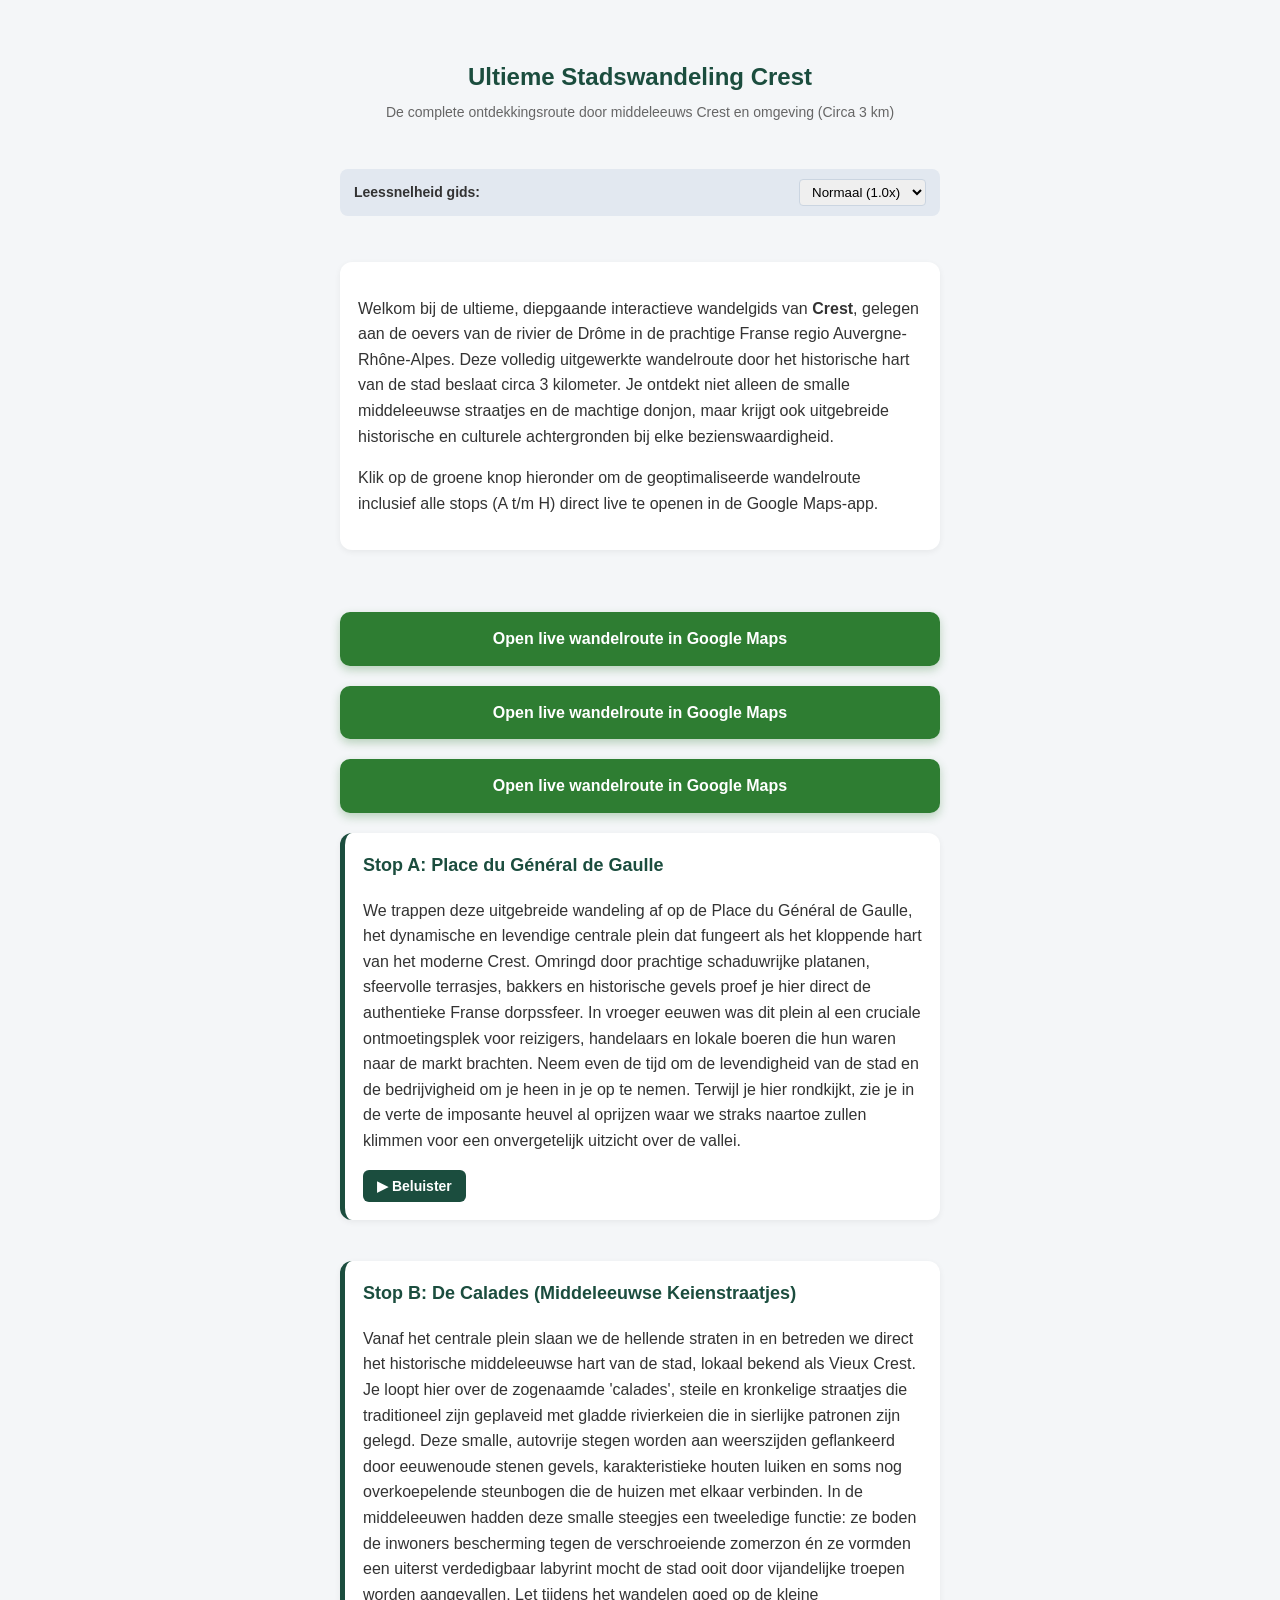
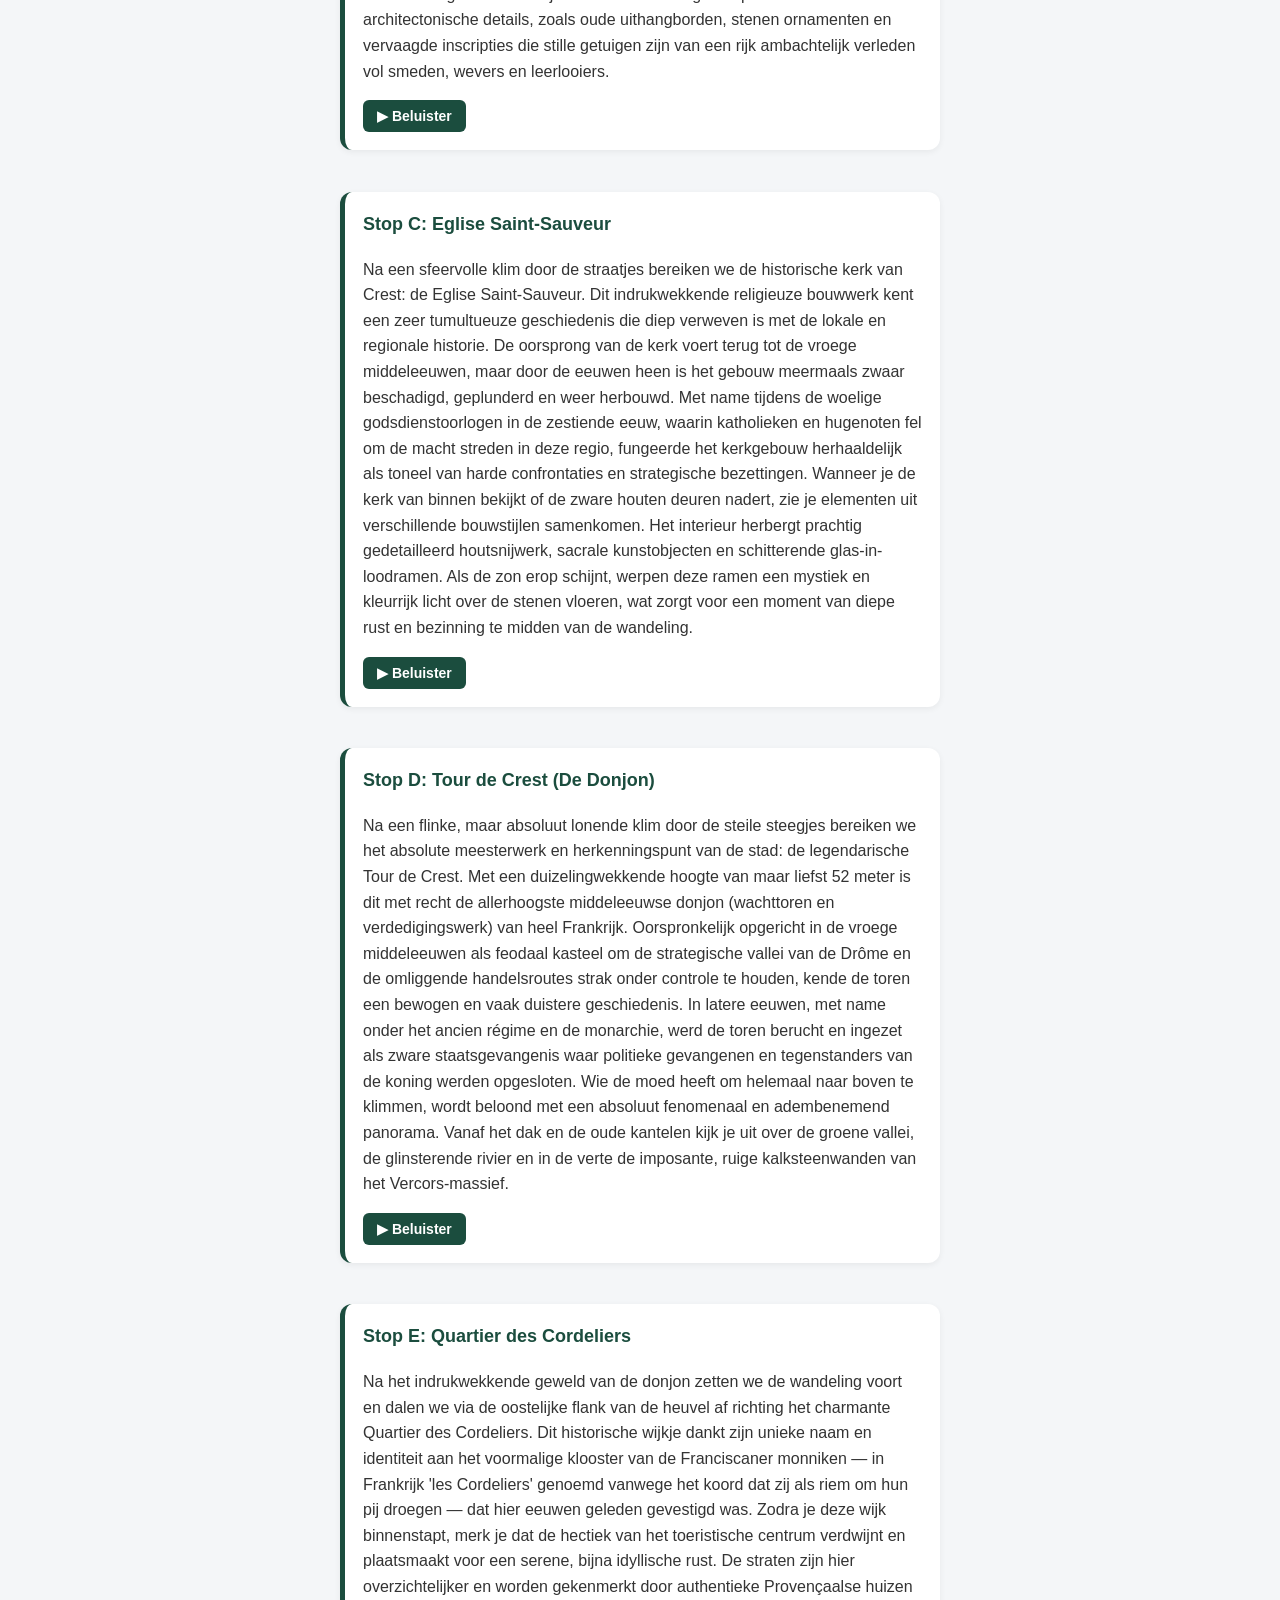
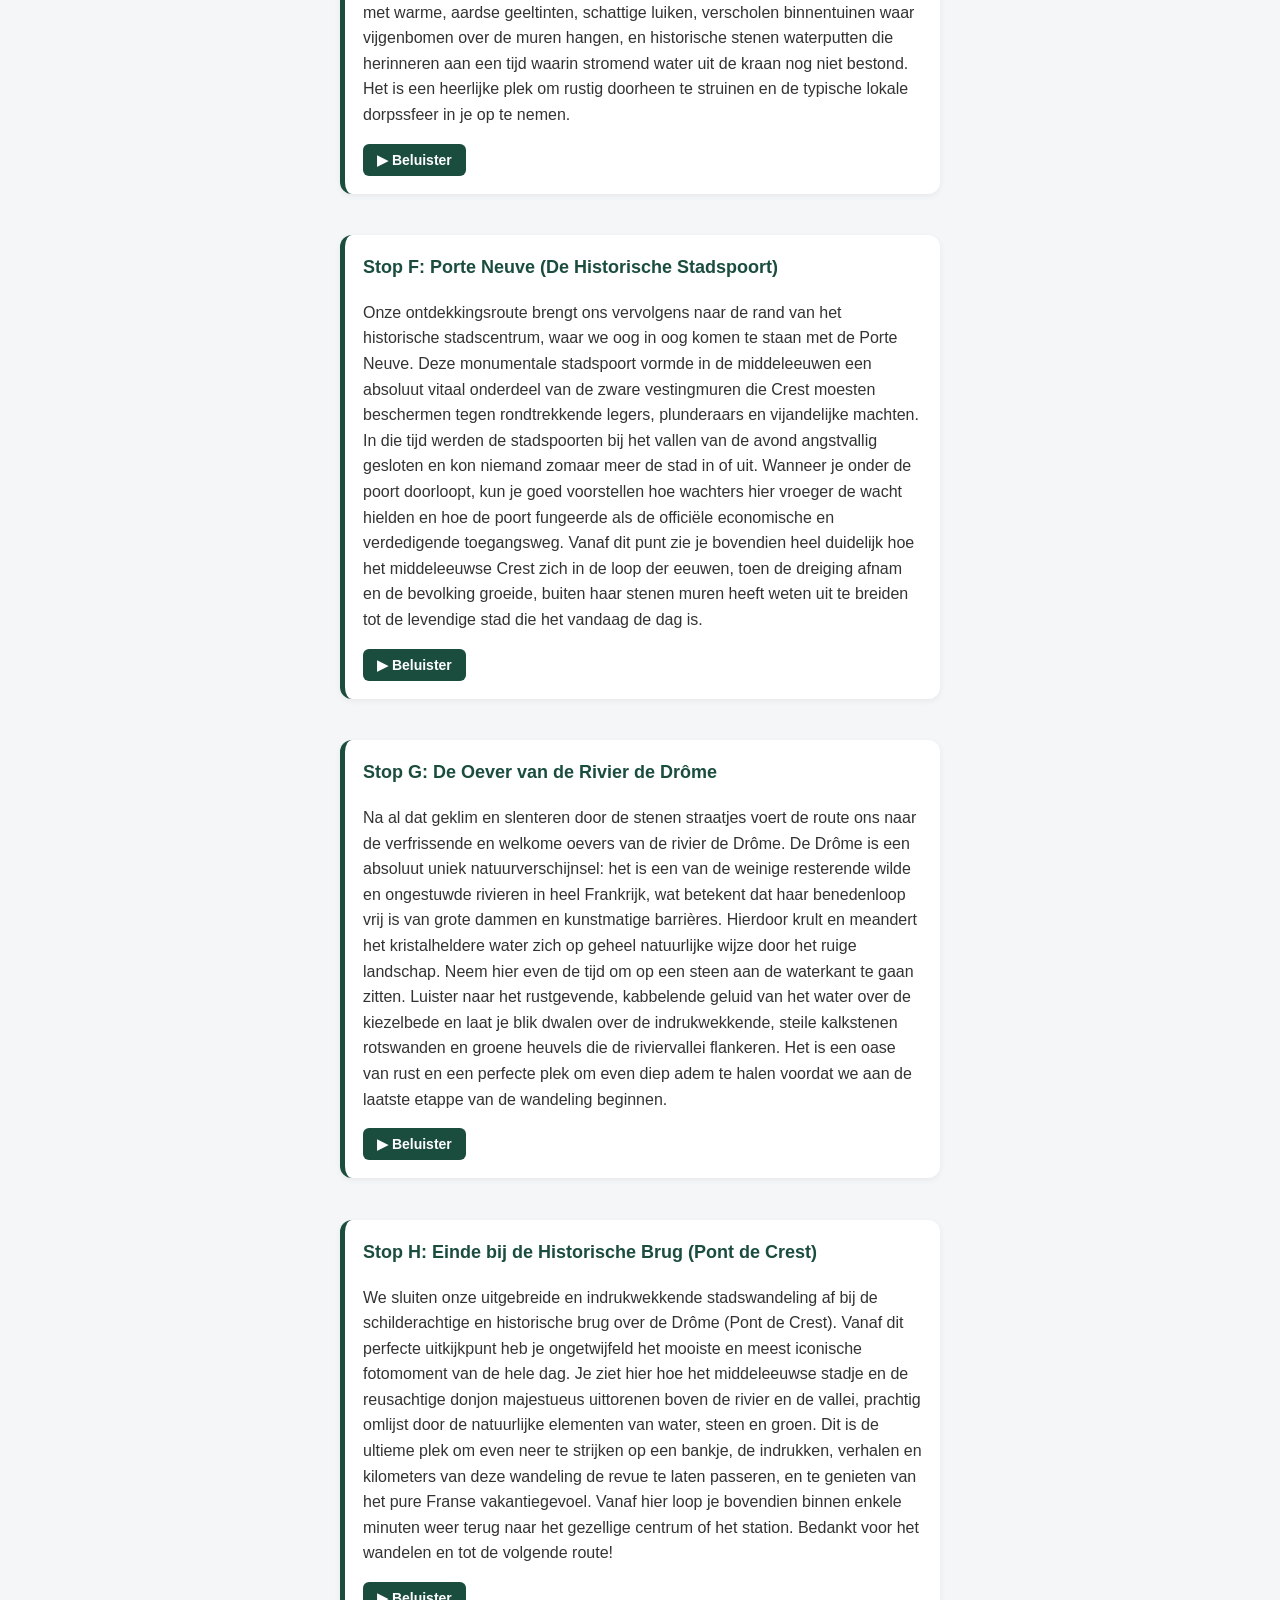
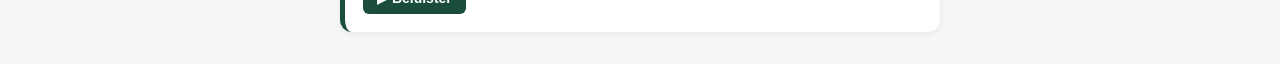
<file: crest.html>
<html lang="nl">
<head>
<meta charset="UTF-8">
<meta name="viewport" content="width=device-width, initial-scale=1.0">
<title>Ultieme Stadswandeling Crest</title>
<style>
:root {
--primary-color: #1b4d3e;
--primary-dark: #123328;
--accent-color: #2e7d32;
--bg-color: #f4f6f8;
--card-bg: #ffffff;
--text-color: #333333;
}
body {
font-family: -apple-system, BlinkMacSystemFont, "Segoe UI", Roboto, Helvetica, Arial, sans-serif;
padding: 16px;
line-height: 1.6;
color: var(--text-color);
max-width: 600px;
margin: auto;
background-color: var(--bg-color);
}
h1 {
color: var(--primary-color);
font-size: 24px;
text-align: center;
margin-bottom: 5px;
}
.subtitle {
text-align: center;
color: #666;
font-size: 14px;
margin-bottom: 20px;
}
.intro, .stop {
background: var(--card-bg);
padding: 18px;
border-radius: 12px;
margin-bottom: 16px;
box-shadow: 0 2px 6px rgba(0,0,0,0.06);
}
.stop {
border-left: 5px solid var(--primary-color);
}
.stop h3 {
margin-top: 0;
color: var(--primary-color);
font-size: 18px;
}
.btn-green {
display: block;
background-color: var(--accent-color);
color: white;
padding: 14px 20px;
text-align: center;
text-decoration: none;
font-size: 16px;
font-weight: bold;
border-radius: 10px;
margin: 20px 0;
box-shadow: 0 4px 10px rgba(46,125,50,0.3);
}
.audio-controls {
display: flex;
gap: 10px;
margin-top: 12px;
}
button.audio-btn {
background-color: var(--primary-color);
color: white;
border: none;
padding: 8px 14px;
border-radius: 6px;
cursor: pointer;
font-weight: bold;
font-size: 14px;
display: inline-flex;
align-items: center;
gap: 6px;
}
button.audio-btn.pause {
background-color: #d97706;
}
.settings-box {
background: #e2e8f0;
padding: 10px 14px;
border-radius: 8px;
margin-bottom: 20px;
font-size: 14px;
display: flex;
justify-content: space-between;
align-items: center;
}
.settings-box select {
padding: 4px 8px;
border-radius: 4px;
border: 1px solid #cbd5e1;
}
</style>
</head>
<body>
​<h1>Ultieme Stadswandeling Crest</h1>
<div class="subtitle">De complete ontdekkingsroute door middeleeuws Crest en omgeving (Circa 3 km)</div>
​<div class="settings-box">
<label for="speedSelect"><strong>Leessnelheid gids:</strong></label>
<select id="speedSelect" onchange="updateSpeed()">
<option value="0.8">Rustig (0.8x)</option>
<option value="1.0" selected>Normaal (1.0x)</option>
<option value="1.2">Vlot (1.2x)</option>
</select>
</div>
​<div class="intro">
<p>Welkom bij de ultieme, diepgaande interactieve wandelgids van <strong>Crest</strong>, gelegen aan de oevers van de rivier de Drôme in de prachtige Franse regio Auvergne-Rhône-Alpes. Deze volledig uitgewerkte wandelroute door het historische hart van de stad beslaat circa 3 kilometer. Je ontdekt niet alleen de smalle middeleeuwse straatjes en de machtige donjon, maar krijgt ook uitgebreide historische en culturele achtergronden bij elke bezienswaardigheid.</p>
<p>Klik op de groene knop hieronder om de geoptimaliseerde wandelroute inclusief alle stops (A t/m H) direct live te openen in de Google Maps-app.</p>
</div>
​<!-- Volledige Google Maps route-link met alle stops A t/m H verwerkt -->
<a class="btn-green" href="https://www.google.com/maps/dir/44.73138,5.05597/44.73025,5.05525/44.72948,5.05445/44.72812,5.05378/44.72750,5.05650/44.73200,5.05800/44.73080,5.05200/44.73150,5.05700/44.72900,5.05100/?travelmode=walking" target="_blank">Open live wandelroute in Google Maps</a>
<a class="btn-green" href="https://www.google.com/maps/dir/44.7305,5.0355/44.7295,5.0350/44.7288,5.0345/44.7272,5.0358/44.7265,5.0370/44.7310,5.0360/44.7290,5.0325/44.7280,5.0315/?travelmode=walking" target="_blank">Open live wandelroute in Google Maps</a>
<a class="btn-green" href="https://www.google.com/maps/dir/Place+du+G%C3%A9n%C3%A9ral+de+Gaulle,+Crest,+France/Vieux+Crest,+Crest,+France/%C3%89glise+Saint-Sauveur,+Crest,+France/Tour+de+Crest,+Crest,+France/Quartier+des+Cordeliers,+Crest,+France/Porte+Neuve,+Crest,+France/Quai+B%C3%A9ranger,+Crest,+France/Pont+de+Crest,+Crest,+France/?travelmode=walking" target="_blank">Open live wandelroute in Google Maps</a>
  
  <div class="stop">
<h3>Stop A: Place du Général de Gaulle</h3>
<p>We trappen deze uitgebreide wandeling af op de Place du Général de Gaulle, het dynamische en levendige centrale plein dat fungeert als het kloppende hart van het moderne Crest. Omringd door prachtige schaduwrijke platanen, sfeervolle terrasjes, bakkers en historische gevels proef je hier direct de authentieke Franse dorpssfeer. In vroeger eeuwen was dit plein al een cruciale ontmoetingsplek voor reizigers, handelaars en lokale boeren die hun waren naar de markt brachten. Neem even de tijd om de levendigheid van de stad en de bedrijvigheid om je heen in je op te nemen. Terwijl je hier rondkijkt, zie je in de verte de imposante heuvel al oprijzen waar we straks naartoe zullen klimmen voor een onvergetelijk uitzicht over de vallei.</p>
<div class="audio-controls">
<button class="audio-btn" onclick="speakText(this, 'We trappen deze uitgebreide wandeling af op de Place du Général de Gaulle, het dynamische en levendige centrale plein dat fungeert als het kloppende hart van het moderne Crest. Omringd door prachtige schaduwrijke platanen, sfeervolle terrasjes, bakkers en historische gevels proef je hier direct de authentieke Franse dorpssfeer. In vroeger eeuwen was dit plein al een cruciale ontmoetingsplek voor reizigers, handelaars en lokale boeren die hun waren naar de markt brachten. Neem even de tijd om de levendigheid van de stad en de bedrijvigheid om je heen in je op te nemen. Terwijl je hier rondkijkt, zie je in de verte de imposante heuvel al oprijzen waar we straks naartoe zullen klimmen voor een onvergetelijk uitzicht over de vallei.')">▶ Beluister</button>
</div>
</div>
​<div class="stop">
<h3>Stop B: De Calades (Middeleeuwse Keienstraatjes)</h3>
<p>Vanaf het centrale plein slaan we de hellende straten in en betreden we direct het historische middeleeuwse hart van de stad, lokaal bekend als Vieux Crest. Je loopt hier over de zogenaamde 'calades', steile en kronkelige straatjes die traditioneel zijn geplaveid met gladde rivierkeien die in sierlijke patronen zijn gelegd. Deze smalle, autovrije stegen worden aan weerszijden geflankeerd door eeuwenoude stenen gevels, karakteristieke houten luiken en soms nog overkoepelende steunbogen die de huizen met elkaar verbinden. In de middeleeuwen hadden deze smalle steegjes een tweeledige functie: ze boden de inwoners bescherming tegen de verschroeiende zomerzon én ze vormden een uiterst verdedigbaar labyrint mocht de stad ooit door vijandelijke troepen worden aangevallen. Let tijdens het wandelen goed op de kleine architectonische details, zoals oude uithangborden, stenen ornamenten en vervaagde inscripties die stille getuigen zijn van een rijk ambachtelijk verleden vol smeden, wevers en leerlooiers.</p>
<div class="audio-controls">
<button class="audio-btn" onclick="speakText(this, 'Vanaf het centrale plein slaan we de hellende straten in en betreden we direct het historische middeleeuwse hart van de stad, lokaal bekend als Vieux Crest. Je loopt hier over de zogenaamde calades, steile en kronkelige straatjes die traditioneel zijn geplaveid met gladde rivierkeien die in sierlijke patronen zijn gelegd. Deze smalle, autovrije stegen worden aan weerszijden geflankeerd door eeuwenoude stenen gevels, karakteristieke houten luiken en soms nog overkoepelende steunbogen die de huizen met elkaar verbinden. In de middeleeuwen hadden deze smalle steegjes een tweeledige functie: ze boden de inwoners bescherming tegen de verschroeiende zomerzon én ze vormden een uiterst verdedigbaar labyrint mocht de stad ooit door vijandelijke troepen worden aangevallen. Let tijdens het wandelen goed op de kleine architectonische details, zoals oude uithangborden, stenen ornamenten en vervaagde inscripties die stille getuigen zijn van een rijk ambachtelijk verleden vol smeden, wevers en leerlooiers.')">▶ Beluister</button>
</div>
</div>
​<div class="stop">
<h3>Stop C: Eglise Saint-Sauveur</h3>
<p>Na een sfeervolle klim door de straatjes bereiken we de historische kerk van Crest: de Eglise Saint-Sauveur. Dit indrukwekkende religieuze bouwwerk kent een zeer tumultueuze geschiedenis die diep verweven is met de lokale en regionale historie. De oorsprong van de kerk voert terug tot de vroege middeleeuwen, maar door de eeuwen heen is het gebouw meermaals zwaar beschadigd, geplunderd en weer herbouwd. Met name tijdens de woelige godsdienstoorlogen in de zestiende eeuw, waarin katholieken en hugenoten fel om de macht streden in deze regio, fungeerde het kerkgebouw herhaaldelijk als toneel van harde confrontaties en strategische bezettingen. Wanneer je de kerk van binnen bekijkt of de zware houten deuren nadert, zie je elementen uit verschillende bouwstijlen samenkomen. Het interieur herbergt prachtig gedetailleerd houtsnijwerk, sacrale kunstobjecten en schitterende glas-in-loodramen. Als de zon erop schijnt, werpen deze ramen een mystiek en kleurrijk licht over de stenen vloeren, wat zorgt voor een moment van diepe rust en bezinning te midden van de wandeling.</p>
<div class="audio-controls">
<button class="audio-btn" onclick="speakText(this, 'Na een sfeervolle klim door de straatjes bereiken we de historische kerk van Crest: de Eglise Saint-Sauveur. Dit indrukwekkende religieuze bouwwerk kent een zeer tumultueuze geschiedenis die diep verweven is met de lokale en regionale historie. De oorsprong van de kerk voert terug tot de vroege middeleeuwen, maar door de eeuwen heen is het gebouw meermaals zwaar beschadigd, geplunderd en weer herbouwd. Met name tijdens de woelige godsdienstoorlogen in de zestiende eeuw, waarin katholieken en hugenoten fel om de macht streden in deze regio, fungeerde het kerkgebouw herhaaldelijk als toneel van harde confrontaties en strategische bezettingen. Wanneer je de kerk van binnen bekijkt of de zware houten deuren nadert, zie je elementen uit verschillende bouwstijlen samenkomen. Het interieur herbergt prachtig gedetailleerd houtsnijwerk, sacrale kunstobjecten en schitterende glas-in-loodramen. Als de zon erop schijnt, werpen deze ramen een mystiek en kleurrijk licht over de stenen vloeren, wat zorgt voor een moment van diepe rust en bezinning te midden van de wandeling.')">▶ Beluister</button>
</div>
</div>
​<div class="stop">
<h3>Stop D: Tour de Crest (De Donjon)</h3>
<p>Na een flinke, maar absoluut lonende klim door de steile steegjes bereiken we het absolute meesterwerk en herkenningspunt van de stad: de legendarische Tour de Crest. Met een duizelingwekkende hoogte van maar liefst 52 meter is dit met recht de allerhoogste middeleeuwse donjon (wachttoren en verdedigingswerk) van heel Frankrijk. Oorspronkelijk opgericht in de vroege middeleeuwen als feodaal kasteel om de strategische vallei van de Drôme en de omliggende handelsroutes strak onder controle te houden, kende de toren een bewogen en vaak duistere geschiedenis. In latere eeuwen, met name onder het ancien régime en de monarchie, werd de toren berucht en ingezet als zware staatsgevangenis waar politieke gevangenen en tegenstanders van de koning werden opgesloten. Wie de moed heeft om helemaal naar boven te klimmen, wordt beloond met een absoluut fenomenaal en adembenemend panorama. Vanaf het dak en de oude kantelen kijk je uit over de groene vallei, de glinsterende rivier en in de verte de imposante, ruige kalksteenwanden van het Vercors-massief.</p>
<div class="audio-controls">
<button class="audio-btn" onclick="speakText(this, 'Na een flinke, maar absoluut lonende klim door de steile steegjes bereiken we het absolute meesterwerk en herkenningspunt van de stad: de legendarische Tour de Crest. Met een duizelingwekkende hoogte van maar liefst 52 meter is dit met recht de allerhoogste middeleeuwse donjon van heel Frankrijk. Oorspronkelijk opgericht in de vroege middeleeuwen als feodaal kasteel om de strategische vallei van de Drôme en de omliggende handelsroutes strak onder controle te houden, kende de toren een bewogen en vaak duistere geschiedenis. In latere eeuwen, met name onder het ancien régime en de monarchie, werd de toren berucht en ingezet als zware staatsgevangenis waar politieke gevangenen en tegenstanders van de koning werden opgesloten. Wie de moed heeft om helemaal naar boven te klimmen, wordt beloond met een absoluut fenomenaal en adembenemend panorama. Vanaf het dak en de oude kantelen kijk je uit over de groene vallei, de glinsterende rivier en in de verte de imposante, ruige kalksteenwanden van het Vercors-massief.')">▶ Beluister</button>
</div>
</div>
​<div class="stop">
<h3>Stop E: Quartier des Cordeliers</h3>
<p>Na het indrukwekkende geweld van de donjon zetten we de wandeling voort en dalen we via de oostelijke flank van de heuvel af richting het charmante Quartier des Cordeliers. Dit historische wijkje dankt zijn unieke naam en identiteit aan het voormalige klooster van de Franciscaner monniken — in Frankrijk 'les Cordeliers' genoemd vanwege het koord dat zij als riem om hun pij droegen — dat hier eeuwen geleden gevestigd was. Zodra je deze wijk binnenstapt, merk je dat de hectiek van het toeristische centrum verdwijnt en plaatsmaakt voor een serene, bijna idyllische rust. De straten zijn hier overzichtelijker en worden gekenmerkt door authentieke Provençaalse huizen met warme, aardse geeltinten, schattige luiken, verscholen binnentuinen waar vijgenbomen over de muren hangen, en historische stenen waterputten die herinneren aan een tijd waarin stromend water uit de kraan nog niet bestond. Het is een heerlijke plek om rustig doorheen te struinen en de typische lokale dorpssfeer in je op te nemen.</p>
<div class="audio-controls">
<button class="audio-btn" onclick="speakText(this, 'Na het indrukwekkende geweld van de donjon zetten we de wandeling voort en dalen we via de oostelijke flank van de heuvel af richting het charmante Quartier des Cordeliers. Dit historische wijkje dankt zijn unieke naam en identiteit aan het voormalige klooster van de Franciscaner monniken, die hier eeuwen geleden gevestigd waren. Zodra je deze wijk binnenstapt, merk je dat de hectiek van het toeristische centrum verdwijnt en plaatsmaakt voor een serene, bijna idyllische rust. De straten zijn hier overzichtelijker en worden gekenmerkt door authentieke Provençaalse huizen met warme aardse geeltinten, schattige luiken, verscholen binnentuinen waar vijgenbomen over de muren hangen, en historische stenen waterputten die herinneren aan een tijd waarin stromend water uit de kraan nog niet bestond. Het is een heerlijke plek om rustig doorheen te struinen en de typische lokale dorpssfeer in je op te nemen.')">▶ Beluister</button>
</div>
</div>
​<div class="stop">
<h3>Stop F: Porte Neuve (De Historische Stadspoort)</h3>
<p>Onze ontdekkingsroute brengt ons vervolgens naar de rand van het historische stadscentrum, waar we oog in oog komen te staan met de Porte Neuve. Deze monumentale stadspoort vormde in de middeleeuwen een absoluut vitaal onderdeel van de zware vestingmuren die Crest moesten beschermen tegen rondtrekkende legers, plunderaars en vijandelijke machten. In die tijd werden de stadspoorten bij het vallen van de avond angstvallig gesloten en kon niemand zomaar meer de stad in of uit. Wanneer je onder de poort doorloopt, kun je goed voorstellen hoe wachters hier vroeger de wacht hielden en hoe de poort fungeerde als de officiële economische en verdedigende toegangsweg. Vanaf dit punt zie je bovendien heel duidelijk hoe het middeleeuwse Crest zich in de loop der eeuwen, toen de dreiging afnam en de bevolking groeide, buiten haar stenen muren heeft weten uit te breiden tot de levendige stad die het vandaag de dag is.</p>
<div class="audio-controls">
<button class="audio-btn" onclick="speakText(this, 'Onze ontdekkingsroute brengt ons vervolgens naar de rand van het historische stadscentrum, waar we oog in oog komen te staan met de Porte Neuve. Deze monumentale stadspoort vormde in de middeleeuwen een absoluut vitaal onderdeel van de zware vestingmuren die Crest moesten beschermen tegen rondtrekkende legers, plunderaars en vijandelijke machten. In die tijd werden de stadspoorten bij het vallen van de avond angstvallig gesloten en kon niemand zomaar meer de stad in of uit. Wanneer je onder de poort doorloopt, kun je goed voorstellen hoe wachters hier vroeger de wacht hielden en hoe de poort fungeerde als de officiële economische en verdedigende toegangsweg. Vanaf dit punt zie je bovendien heel duidelijk hoe het middeleeuwse Crest zich in de loop der eeuwen, toen de dreiging afnam en de bevolking groeide, buiten haar stenen muren heeft weten uit te breiden tot de levendige stad die het vandaag de dag is.')">▶ Beluister</button>
</div>
</div>
​<div class="stop">
<h3>Stop G: De Oever van de Rivier de Drôme</h3>
<p>Na al dat geklim en slenteren door de stenen straatjes voert de route ons naar de verfrissende en welkome oevers van de rivier de Drôme. De Drôme is een absoluut uniek natuurverschijnsel: het is een van de weinige resterende wilde en ongestuwde rivieren in heel Frankrijk, wat betekent dat haar benedenloop vrij is van grote dammen en kunstmatige barrières. Hierdoor krult en meandert het kristalheldere water zich op geheel natuurlijke wijze door het ruige landschap. Neem hier even de tijd om op een steen aan de waterkant te gaan zitten. Luister naar het rustgevende, kabbelende geluid van het water over de kiezelbede en laat je blik dwalen over de indrukwekkende, steile kalkstenen rotswanden en groene heuvels die de riviervallei flankeren. Het is een oase van rust en een perfecte plek om even diep adem te halen voordat we aan de laatste etappe van de wandeling beginnen.</p>
<div class="audio-controls">
<button class="audio-btn" onclick="speakText(this, 'Na al dat geklim en slenteren door de stenen straatjes voert de route ons naar de verfrissende en welkome oevers van de rivier de Drôme. De Drôme is een absoluut uniek natuurverschijnsel: het is een van de weinige resterende wilde en ongestuwde rivieren in heel Frankrijk, wat betekent dat haar benedenloop vrij is van grote dammen en kunstmatige barrières. Hierdoor krult en meandert het kristalheldere water zich op geheel natuurlijke wijze door het ruige landschap. Neem hier even de tijd om op een steen aan de waterkant te gaan zitten. Luister naar het rustgevende, kabbelende geluid van het water over de kiezelbede en laat je blik dwalen over de indrukwekkende, steile kalkstenen rotswanden en groene heuvels die de riviervallei flankeren. Het is een oase van rust en een perfecte plek om even diep adem te halen voordat we aan de laatste etappe van de wandeling beginnen.')">▶ Beluister</button>
</div>
</div>
​<div class="stop">
<h3>Stop H: Einde bij de Historische Brug (Pont de Crest)</h3>
<p>We sluiten onze uitgebreide en indrukwekkende stadswandeling af bij de schilderachtige en historische brug over de Drôme (Pont de Crest). Vanaf dit perfecte uitkijkpunt heb je ongetwijfeld het mooiste en meest iconische fotomoment van de hele dag. Je ziet hier hoe het middeleeuwse stadje en de reusachtige donjon majestueus uittorenen boven de rivier en de vallei, prachtig omlijst door de natuurlijke elementen van water, steen en groen. Dit is de ultieme plek om even neer te strijken op een bankje, de indrukken, verhalen en kilometers van deze wandeling de revue te laten passeren, en te genieten van het pure Franse vakantiegevoel. Vanaf hier loop je bovendien binnen enkele minuten weer terug naar het gezellige centrum of het station. Bedankt voor het wandelen en tot de volgende route!</p>
<div class="audio-controls"> 
<button class="audio-btn" onclick="speakText(this, 'We sluiten onze uitgebreide en indrukwekkende stadswandeling af bij de schilderachtige en historische brug over de Drôme. Vanaf dit perfecte uitkijkpunt heb je ongetwijfeld het mooiste en meest iconische fotomoment van de hele dag. Je ziet hier hoe het middeleeuwse stadje en de reusachtige donjon majestueus uittorenen boven de rivier en de vallei, prachtig omlijst door de natuurlijke elementen van water, steen en groen. Dit is de ultieme plek om even neer te strijken op een bankje, de indrukken, verhalen en kilometers van deze wandeling de revue te laten passeren, en te genieten van het pure Franse vakantiegevoel. Vanaf hier loop je bovendien binnen enkele minuten weer terug naar het gezellige centrum of het station. Bedankt voor het wandelen en tot de volgende route!')">▶ Beluister</button>
</div>
</div>
<script>
let currentUtterance = null;
let speechRate = 1.0;
function updateSpeed() {
speechRate = parseFloat(document.getElementById('speedSelect').value);
}
function speakText(button, text) {
if (!('speechSynthesis' in window)) {
alert("Spraak wordt helaas niet ondersteund door jouw browser.");
return;
}
if (window.speechSynthesis.speaking) {
window.speechSynthesis.cancel();
if (currentUtterance && currentUtterance.activeButton === button) {
button.innerHTML = "▶ Beluister";
button.classList.remove('pause');
currentUtterance = null;
return;
}
}
document.querySelectorAll('.audio-btn').forEach(btn => {
btn.innerHTML = "▶ Beluister";
btn.classList.remove('pause');
});
const utterance = new SpeechSynthesisUtterance(text);
utterance.lang = 'nl-NL';
utterance.rate = speechRate;
utterance.activeButton = button;
utterance.onend = function() {
button.innerHTML = "▶ Beluister";
button.classList.remove('pause');
currentUtterance = null;
};
currentUtterance = utterance;
button.innerHTML = "⏹ Stop";
button.classList.add('pause');
window.speechSynthesis.speak(utterance);
}
</script>
</body>
</html>
</file>
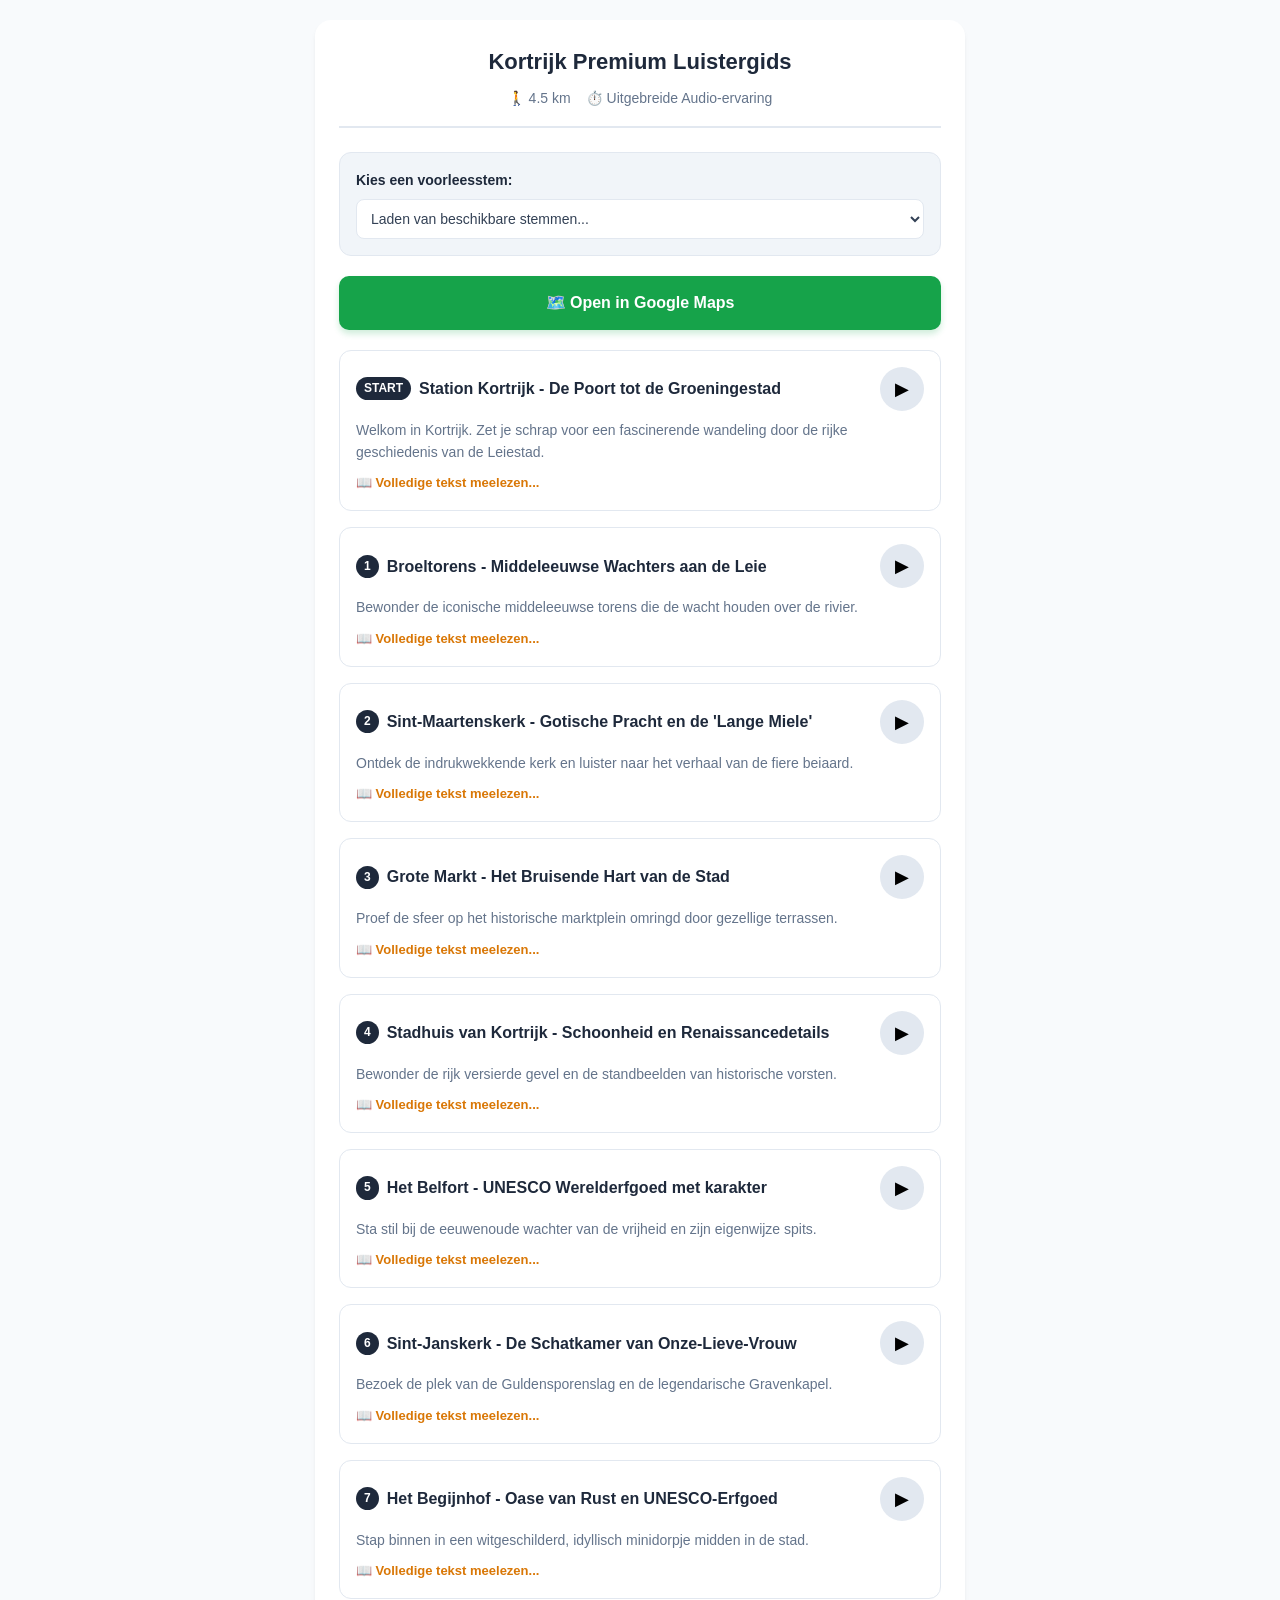
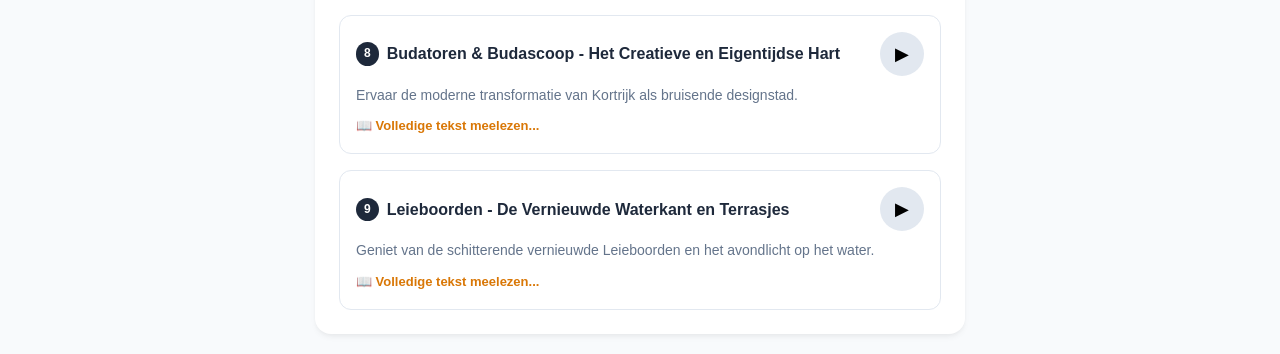
<file: kortrijk.html>
<!DOCTYPE html>
<html lang="nl">
<head>
    <meta charset="UTF-8">
    <meta name="viewport" content="width=device-width, initial-scale=1.0">
    <title>Interactieve Avondwandeling Kortrijk - Premium Luistereditie</title>
    <style>
        :root {
            --primary: #1e293b;
            --accent: #d97706;
            --background: #f8fafc;
            --card-bg: #ffffff;
            --text: #334155;
            --text-light: #64748b;
            --border: #e2e8f0;
        }
        
        * {
            box-sizing: border-box;
            margin: 0;
            padding: 0;
            font-family: -apple-system, BlinkMacSystemFont, "Segoe UI", Roboto, Helvetica, Arial, sans-serif;
        }

        body {
            background-color: var(--background);
            color: var(--text);
            line-height: 1.6;
            padding: 20px 10px;
        }

        .container {
            max-width: 650px;
            margin: 0 auto;
            background: var(--card-bg);
            border-radius: 16px;
            box-shadow: 0 4px 6px -1px rgba(0,0,0,0.05), 0 2px 4px -1px rgba(0,0,0,0.03);
            padding: 24px;
        }

        header {
            text-align: center;
            margin-bottom: 24px;
            border-bottom: 2px solid var(--border);
            padding-bottom: 16px;
        }

        h1 {
            font-size: 22px;
            color: var(--primary);
            margin-bottom: 8px;
        }

        .meta {
            font-size: 14px;
            color: var(--text-light);
            display: flex;
            justify-content: center;
            gap: 15px;
        }

        .controls-panel {
            background: #f1f5f9;
            padding: 16px;
            border-radius: 12px;
            margin-bottom: 20px;
            border: 1px solid var(--border);
        }

        .controls-panel label {
            display: block;
            font-weight: 600;
            margin-bottom: 8px;
            color: var(--primary);
            font-size: 14px;
        }

        select {
            width: 100%;
            padding: 10px;
            border-radius: 8px;
            border: 1px solid var(--border);
            background: white;
            font-size: 14px;
            color: var(--text);
            outline: none;
        }

        .btn-maps {
            display: block;
            width: 100%;
            background-color: #16a34a;
            color: white;
            text-align: center;
            padding: 14px;
            border-radius: 10px;
            text-decoration: none;
            font-weight: bold;
            font-size: 16px;
            margin: 20px 0;
            box-shadow: 0 4px 6px rgba(22, 163, 74, 0.2);
        }

        .route-list {
            display: flex;
            flex-direction: column;
            gap: 16px;
        }

        .route-item {
            border: 1px solid var(--border);
            border-radius: 12px;
            padding: 16px;
            background: #fff;
            transition: all 0.2s;
        }

        .route-item.playing {
            border-color: var(--accent);
            background-color: #fffbeb;
        }

        .route-item.paused {
            border-color: #94a3b8;
            background-color: #f8fafc;
        }

        .item-header {
            display: flex;
            justify-content: space-between;
            align-items: center;
            margin-bottom: 8px;
        }

        .badge {
            background: var(--primary);
            color: white;
            padding: 2px 8px;
            border-radius: 20px;
            font-size: 12px;
            font-weight: bold;
        }

        .title {
            font-weight: 700;
            font-size: 16px;
            color: var(--primary);
            flex-grow: 1;
            margin-left: 8px;
        }

        .play-btn {
            background: #e2e8f0;
            border: none;
            width: 44px;
            height: 44px;
            border-radius: 50%;
            cursor: pointer;
            display: flex;
            align-items: center;
            justify-content: center;
            font-size: 18px;
            transition: background 0.2s;
        }

        .route-item.playing .play-btn {
            background: var(--accent);
            color: white;
        }

        .route-item.paused .play-btn {
            background: #64748b;
            color: white;
        }

        .description {
            font-size: 14px;
            color: var(--text-light);
            margin-top: 4px;
            margin-bottom: 8px;
        }

        .text-toggle-btn {
            background: none;
            border: none;
            color: var(--accent);
            font-size: 13px;
            font-weight: 600;
            cursor: pointer;
            padding: 4px 0;
            display: flex;
            align-items: center;
            gap: 4px;
            outline: none;
        }

        .full-text {
            display: none;
            font-size: 14px;
            color: var(--text);
            background: #f8fafc;
            padding: 16px;
            border-radius: 8px;
            margin-top: 8px;
            border-left: 3px solid var(--accent);
            text-align: justify;
        }
    </style>
</head>
<body>

<div class="container">
    <header>
        <h1>Kortrijk Premium Luistergids</h1>
        <div class="meta">
            <span>🚶 4.5 km</span>
            <span>⏱️ Uitgebreide Audio-ervaring</span>
        </div>
    </header>

    <div class="controls-panel">
        <label for="voice-select">Kies een voorleesstem:</label>
        <select id="voice-select">
            <option value="">Laden van beschikbare stemmen...</option>
        </select>
    </div>

    <a href="https://www.google.com/maps/dir/Kortrijk+Station/Broeltorens,+Kortrijk/St.Martenskerk,+Kortrijk/Grote+Markt,+Kortrijk/Stadhuis+Kortrijk/Belfort+Kortrijk/Begijnhof+Kortrijk/Budatoren,+Kortrijk/Leieboorden,+Kortrijk/Kortrijk+Station/" class="btn-maps" target="_blank">🗺️ Open in Google Maps</a>

    <div class="route-list">
        <!-- Start -->
        <div class="route-item" id="item-start">
            <div class="item-header">
                <span class="badge">START</span>
                <span class="title">Station Kortrijk - De Poort tot de Groeningestad</span>
                <button class="play-btn" onclick="toggleSpeech('item-start')">▶</button>
            </div>
            <div class="description">Welkom in Kortrijk. Zet je schrap voor een fascinerende wandeling door de rijke geschiedenis van de Leiestad.</div>
            <button class="text-toggle-btn" onclick="toggleText('item-start')">📖 Volledige tekst meelezen...</button>
            <div class="full-text">Welkom in Kortrijk, de bruisende parel aan de Leie en de historische hartslag van Zuid-West-Vlaanderen! Je staat hier bij het station, een uitstekend startpunt om de stad te verkennen. Kortrijk is een stad van uitersten: doordrenkt van middeleeuwse glorie, legendarische veldslagen en linnenhandel, maar tegelijkertijd springlevend, innoverend en hip. Al in de Romeinse tijd was dit een belangrijke nederzetting onder de naam 'Cortoriacum'. Maar echt wereldfaam verwierf de stad door de legendarische Guldensporenslag van 1302, waar ambachtslieden en boeren het machtige Franse ridderleger versloegen. Terwijl we zo dadelijk door het historische centrum trekken, zul je merken hoe prachtig het verleden en hedendaagse architectuur hier hand in hand gaan. Zet je wandeltempo op een ontspannen stand, adem de frisse avondlucht in en laat je meevoeren door de verhalen van deze trotse Vlaamse stad.</div>
        </div>

        <!-- 1 -->
        <div class="route-item" id="item-1">
            <div class="item-header">
                <span class="badge">1</span>
                <span class="title">Broeltorens - Middeleeuwse Wachters aan de Leie</span>
                <button class="play-btn" onclick="toggleSpeech('item-1')">▶</button>
            </div>
            <div class="description">Bewonder de iconische middeleeuwse torens die de wacht houden over de rivier.</div>
            <button class="text-toggle-btn" onclick="toggleText('item-1')">📖 Volledige tekst meelezen...</button>
            <div class="full-text">Je staat nu voor de Broeltorens, wellicht het meest iconische symbool van Kortrijk. Deze twee robuuste, middeleeuwse torens staan aan weerszijden van de rivier de Leie en vormden ooit een vitaal onderdeel van de veertiende-eeuwse stadsomwalling. De toren aan de rechterkant van de oever is de Speyeltoren, gebouwd rond 1385 om de scheepvaart op de Leie te controleren en te belasten. De linker toren is de Ingelburgtoren, opgericht in 1415. Tussen beide torens liep een zware muur met een poort die de toegang over water kon afsluiten. In een tijd waarin steden continu op hun hoede moesten zijn voor vijandige legers en plunderaars, waren deze torens strategische verdedigingswerken. Ze zijn opgetrokken uit karakteristieke, donkere bakstenen en getuigen van de militaire macht van de graven van Vlaanderen. Als de avond valt en de verlichting aanspringt, spiegelen de eeuwenoude stenen zich prachtig in het water van de Leie. Ze vormen een romantisch en tegelijk ontzagwekkend decor dat je meteen terugvoert naar de middeleeuwen.</div>
        </div>

        <!-- 2 -->
        <div class="route-item" id="item-2">
            <div class="item-header">
                <span class="badge">2</span>
                <span class="title">Sint-Maartenskerk - Gotische Pracht en de 'Lange Miele'</span>
                <button class="play-btn" onclick="toggleSpeech('item-2')">▶</button>
            </div>
            <div class="description">Ontdek de indrukwekkende kerk en luister naar het verhaal van de fiere beiaard.</div>
            <button class="text-toggle-btn" onclick="toggleText('item-2')">📖 Volledige tekst meelezen...</button>
            <div class="full-text">We wandelen door naar de Sint-Maartenskerk, de hoofdkerk van Kortrijk. Dit schitterende gotische godshuis dateert in zijn huidige vorm grotendeels uit de vijftiende eeuw, nadat een eerdere kerk zwaar beschadigd raakte. Wie de kerk nadert, kan niet om de massieve, imposante toren heen die bijna tachtig meter de lucht in priemt. De Kortrijkzanen noemen deze toren liefkozend 'Lange Miele'. Bovenin hangt een historische beiaard waarvan de klanken al eeuwenlang over de stad galmen. Binnen in de kerk vind je een schat aan religieuze kunst, waaronder een adembenemend neogotisch sacramentshuis van wel twaalf meter hoog, dat met zijn fijn uitgesneden steenhouwwerk lijkt op een kantwerk van steen. De kerk heeft door de eeuwen heen heel wat doorstaan, van godsdiensttwisten tot oorlogsgeweld, maar herrijst telkens in al haar glorie. Neem even de tijd om de gedetailleerde gevels en de serene sfeer op je te laten inwerken.</div>
        </div>

        <!-- 3 -->
        <div class="route-item" id="item-3">
            <div class="item-header">
                <span class="badge">3</span>
                <span class="title">Grote Markt - Het Bruisende Hart van de Stad</span>
                <button class="play-btn" onclick="toggleSpeech('item-3')">▶</button>
            </div>
            <div class="description">Proef de sfeer op het historische marktplein omringd door gezellige terrassen.</div>
            <button class="text-toggle-btn" onclick="toggleText('item-3')">📖 Volledige tekst meelezen...</button>
            <div class="full-text">Je betreedt nu de Grote Markt, het kloppende hart van Kortrijk. Dit ruime, autoluwe plein is al eeuwenlang de centrale ontmoetingsplek voor handel, feesten en revoluties. Rondom het plein zie je een harmonieuze mix van historische gevels en levendige horecagezelligheid. Hier kwamen vroeger de handelaren uit heel Europa samen om te handelen in het beroemde Kortrijkse linnen, dat bekend stond als het fijnste ter wereld. De linnenindustrie maakte de stad rijk en invloedrijk. Vandaag de dag is de Grote Markt vooral de plek waar inwoners en bezoekers samenkomen om te genieten van een lokaal streekbier of een heerlijke maaltijd. De sfeer is er gemoedelijk, warm en uitnodigend. Terwijl je over de keien loopt, voel je de energie van een stad die haar historische verleden perfect weet te combineren met een eigentijdse, Bourgondische levensstijl.</div>
        </div>

        <!-- 4 -->
        <div class="route-item" id="item-4">
            <div class="item-header">
                <span class="badge">4</span>
                <span class="title">Stadhuis van Kortrijk - Schoonheid en Renaissancedetails</span>
                <button class="play-btn" onclick="toggleSpeech('item-4')">▶</button>
            </div>
            <div class="description">Bewonder de rijk versierde gevel en de standbeelden van historische vorsten.</div>
            <button class="text-toggle-btn" onclick="toggleText('item-4')">📖 Volledige tekst meelezen...</button>
            <div class="full-text">Direct op de Grote Markt vind je het prachtige stadhuis van Kortrijk, een meesterwerk in laatgotische en renaissancestijl, gebouwd rond 1520. Als je de gevel bekijkt, zie je meteen waarom dit gebouw zo bijzonder is. De nissen in de voorgevel zijn gevuld met beelden van de graven van Vlaanderen en vorsten die een stempel op de stad hebben gedrukt. Boven de ramen prijken prachtig geschilderde wapenschilden van de omliggende steden en heerlijkheden. Binnen in het stadhuis bevinden zich twee historische schepenhuizen: de Schouw van de Vierschaar en de Schepenzaal. In de schepenzaal bevindt zich een monumentale schouw in albast en marmer uit 1535, ontworpen door de kunstenaar Jean de Porre, die scènes uit de lokale geschiedenis en mythologie afbeeldt. Dit gebouw ademt de rijkdom en de bestuurlijke trots van het middeleeuwse Kortrijk.</div>
        </div>

        <!-- 5 -->
        <div class="route-item" id="item-5">
            <div class="item-header">
                <span class="badge">5</span>
                <span class="title">Het Belfort - UNESCO Werelderfgoed met karakter</span>
                <button class="play-btn" onclick="toggleSpeech('item-5')">▶</button>
            </div>
            <div class="description">Sta stil bij de eeuwenoude wachter van de vrijheid en zijn eigenwijze spits.</div>
            <button class="text-toggle-btn" onclick="toggleText('item-5')">📖 Volledige tekst meelezen...</button>
            <div class="full-text">Pal naast het stadhuis rijst het middeleeuwse Belfort van Kortrijk omhoog, een trotse getuige van de stedelijke vrijheden en autonomie, en erkend als UNESCO-werelderfgoed. Oorspronkelijk gebouwd rond 1307, fungeerde deze toren als wachttoren tegen brand en vijanden, en als opslagplaats voor de stadskas en de stadsrechten. Bovenop de toren prijkt geen traditionele spits, maar een sierlijke koperen beeldenkop en een windwijzer in de vorm van een Mercurius of een draak, afhankelijk van hoe je het bekijkt. Het carillon van de toren laat regelmatig melodieën horen over de binnenstad. Het Belfort symboliseerde de macht van de poorters en burgers die hun eigen stad wilden beschermen tegen de almacht van de adel. Neem even de tijd om omhoog te kijken naar dit architectonische monument dat de tand des tijds glansrijk heeft doorstaan.</div>
        </div>

        <!-- 6 -->
        <div class="route-item" id="item-6">
            <div class="item-header">
                <span class="badge">6</span>
                <span class="title">Sint-Janskerk - De Schatkamer van Onze-Lieve-Vrouw</span>
                <button class="play-btn" onclick="toggleSpeech('item-6')">▶</button>
            </div>
            <div class="description">Bezoek de plek van de Guldensporenslag en de legendarische Gravenkapel.</div>
            <button class="text-toggle-btn" onclick="toggleText('item-6')">📖 Volledige tekst meelezen...</button>
            <div class="full-text">We wandelen een stukje door naar de historische Onze-Lieve-Vrouwekerk, vaak in één adem genoemd met de nabijgelegen Sint-Janswijk. Deze kerk werd in de dertiende eeuw gesticht door graaf Boudewijn de Negende van Vlaanderen. Maar de absolute parel van dit complex is de Gravenkapel, die in de veertiende eeuw werd toegevoegd. Deze kapel wordt beschouwd als het vroegste voorbeeld van gotische bouwkunst in België en is een absoluut juweeltje. Ze werd gebouwd ter ere van graaf Lodewijk van Male, maar staat vooral bekend om haar sublieme beeldhouwwerk en de prachtige wandtapijten. Binnen vind je ook het beroemde beeld van 'St katrien' en herinneringen aan de Guldensporenslag van 1302, waar de gouden sporen van verslagen Franse ridders als trofeeën naartoe werden gebracht. De serene stilte in deze kerk vormt een prachtig contrast met het levendige stadsleven erbuiten.</div>
        </div>

        <!-- 7 -->
        <div class="route-item" id="item-7">
            <div class="item-header">
                <span class="badge">7</span>
                <span class="title">Het Begijnhof - Oase van Rust en UNESCO-Erfgoed</span>
                <button class="play-btn" onclick="toggleSpeech('item-7')">▶</button>
            </div>
            <div class="description">Stap binnen in een witgeschilderd, idyllisch minidorpje midden in de stad.</div>
            <button class="text-toggle-btn" onclick="toggleText('item-7')">📖 Volledige tekst meelezen...</button>
            <div class="full-text">Welkom in het Sint-Elisabethbegijnhof, een betoverende plek die eveneens op de UNESCO-werelderfgoedlijst prijkt. Zodra je door de historische toegangspoort stapt, lijk je in een andere wereld en een andere eeuw terecht te komen. Geen auto's, geen lawaai, maar schilderachtige, witgekalkte huisjes uit de zeventiende en achttiende eeuw, geplaveide straatjes en een overvloed aan groen. Begijnhofvrouwen waren vrome vrouwen die kozen voor een gemeenschappelijk leven in godsdienst en naastenliefde, zonder echter de strenge kloostergeloften af te leggen; ze behielden hun eigen bezit en konden de gemeenschap op elk moment verlaten. Dit Kortrijkse begijnhof werd gesticht in 1238 door gravin Johanna van Vlaanderen. Het laatste begijntje overleed hier in het jaar 2013, waarmee een eeuwenlange traditie werd afgesloten. Wandel op je gemak door de stille steegjes, bewonder de heiligenbeelden in de nissen en geniet van de ongekende rust op deze unieke historische plek.</div>
        </div>

        <!-- 8 -->
        <div class="route-item" id="item-8">
            <div class="item-header">
                <span class="badge">8</span>
                <span class="title">Budatoren & Budascoop - Het Creatieve en Eigentijdse Hart</span>
                <button class="play-btn" onclick="toggleSpeech('item-8')">▶</button>
            </div>
            <div class="description">Ervaar de moderne transformatie van Kortrijk als bruisende designstad.</div>
            <button class="text-toggle-btn" onclick="toggleText('item-8')">📖 Volledige tekst meelezen...</button>
            <div class="full-text">We verplaatsen ons van het diepe middeleeuwse verleden naar het eigentijdse Kortrijk en belanden in de Budatoren en de Budascoop-omgeving. Kortrijk is allang niet meer alleen een stad van geschiedenis; het is vandaag de dag uitgeroepen tot officiële UNESCO Creative City op het vlak van design. De oude industriële panden en fabrieken langs de Leie, waar vroeger textiel werd verwerkt en gewassen, zijn op een geniale manier getransformeerd tot hippe hotspots voor kunstenaars, creatieve ondernemers, filmhuizen en innovatieve startups. De Budatoren steekt krachtig af tegen de lucht en symboliseert de vernieuwingsdrang van de stad. Hier proef je de jonge, frisse energie die Kortrijk zo uniek maakt: respect voor het erfgoed, gecombineerd met een niet te stoppen drang naar vernieuwing, architectuur en cultuur.</div>
        </div>

         <!-- 9 -->
        <div class="route-item" id="item-9">
            <div class="item-header">
                <span class="badge">9</span>
                <span class="title">Leieboorden - De Vernieuwde Waterkant en Terrasjes</span>
                <button class="play-btn" onclick="toggleSpeech('item-9')">▶</button>
            </div>
            <div class="description">Geniet van de schitterende vernieuwde Leieboorden en het avondlicht op het water.</div>
            <button class="text-toggle-btn" onclick="toggleText('item-9')">📖 Volledige tekst meelezen...</button>
            <div class="full-text">We sluiten onze wandeling af langs de vernieuwde Leieboorden. Jarenlang werd de rivier vooral gezien als een economische transportader, maar dankzij een grootschalig stadsvernieuwingsproject is de Leie weer helemaal teruggegeven aan de bewoners en wandelaars. Brede wandelpromenades, groene grasvelden aan het water en gezellige terrasjes nodigen uit om heerlijk te ontspannen. Terwijl de avond valt en de sfeervolle verlichting van de kaden en bruggen aanspringt, zie je het water zachtjes stromen langs historische en moderne architectuur. Dit is de ultieme plek om even achterover te leunen, alle indrukken van de wandeling te laten bezinken en te genieten van de warme gastvrijheid van Kortrijk. Vanaf hier is het een korte wandeling terug naar het station of het hotel. We hopen dat deze uitgebreide audio-gids je een onvergetelijke avond heeft bezorgd!</div>
        </div>
    </div>
</div>

<script>
    let currentId = null;
    let isPaused = false;
    let availableVoices = [];

    function loadVoices() {
        availableVoices = window.speechSynthesis.getVoices();
        const select = document.getElementById('voice-select');
        if (availableVoices.length === 0) return;
        
        select.innerHTML = ''; 
        let dutchVoices = availableVoices.filter(v => v.lang.startsWith('nl'));
        if(dutchVoices.length === 0) dutchVoices = availableVoices;

        dutchVoices.forEach(voice => {
            const option = document.createElement('option');
            let label = voice.name;
            if (!voice.localService || label.includes('Premium') || label.includes('Google') || label.includes('Neural')) {
                label = '☁️ ' + label + ' (Hoge Kwaliteit)';
            } else {
                label = '📱 ' + label + ' (Lokaal)';
            }
            option.value = voice.name;
            option.textContent = label;
            select.appendChild(option);
        });
    }

    window.speechSynthesis.onvoiceschanged = loadVoices;
    loadVoices();

    function toggleText(itemId) {
        const itemEl = document.getElementById(itemId);
        const fullTextDiv = itemEl.querySelector('.full-text');
        const toggleBtn = itemEl.querySelector('.text-toggle-btn');

        if (fullTextDiv.style.display === 'block') {
            fullTextDiv.style.display = 'none';
            toggleBtn.innerHTML = '📖 Volledige tekst meelezen...';
        } else {
            fullTextDiv.style.display = 'block';
            toggleBtn.innerHTML = '📕 Tekst verbergen';
        }
    }

    function resetAllUI() {
        document.querySelectorAll('.route-item').forEach(el => {
            el.classList.remove('playing');
            el.classList.remove('paused');
            el.querySelector('.play-btn').innerText = '▶';
        });
    }

    function toggleSpeech(itemId) {
        const itemEl = document.getElementById(itemId);
        const btn = itemEl.querySelector('.play-btn');
        const text = itemEl.querySelector('.full-text').textContent;

        if (currentId === itemId) {
            if (window.speechSynthesis.speaking) {
                if (isPaused) {
                    window.speechSynthesis.resume();
                    isPaused = false;
                    itemEl.classList.remove('paused');
                    itemEl.classList.add('playing');
                    btn.innerText = '⏸';
                } else {
                    window.speechSynthesis.pause();
                    isPaused = true;
                    itemEl.classList.remove('playing');
                    itemEl.classList.add('paused');
                    btn.innerText = '▶';
                }
                return;
            }
        }

        window.speechSynthesis.cancel(); 
        resetAllUI();

        currentId = itemId;
        isPaused = false;
        
        itemEl.classList.add('playing');
        btn.innerText = '⏸';

        const utterance = new SpeechSynthesisUtterance(text);
        utterance.lang = 'nl-NL';

        const select = document.getElementById('voice-select');
        if (select.value) {
            const selectedVoice = availableVoices.find(v => v.name === select.value);
            if (selectedVoice) {
                utterance.voice = selectedVoice;
            }
        }

        utterance.onend = function() {
            resetAllUI();
            currentId = null;
        };

        utterance.onerror = function(e) {
            if(e.error !== 'interrupted' && e.error !== 'canceled') {
                resetAllUI();
                currentId = null;
            }
        };

        window.speechSynthesis.speak(utterance);
    }
</script>

</body>
</html>
</file>
